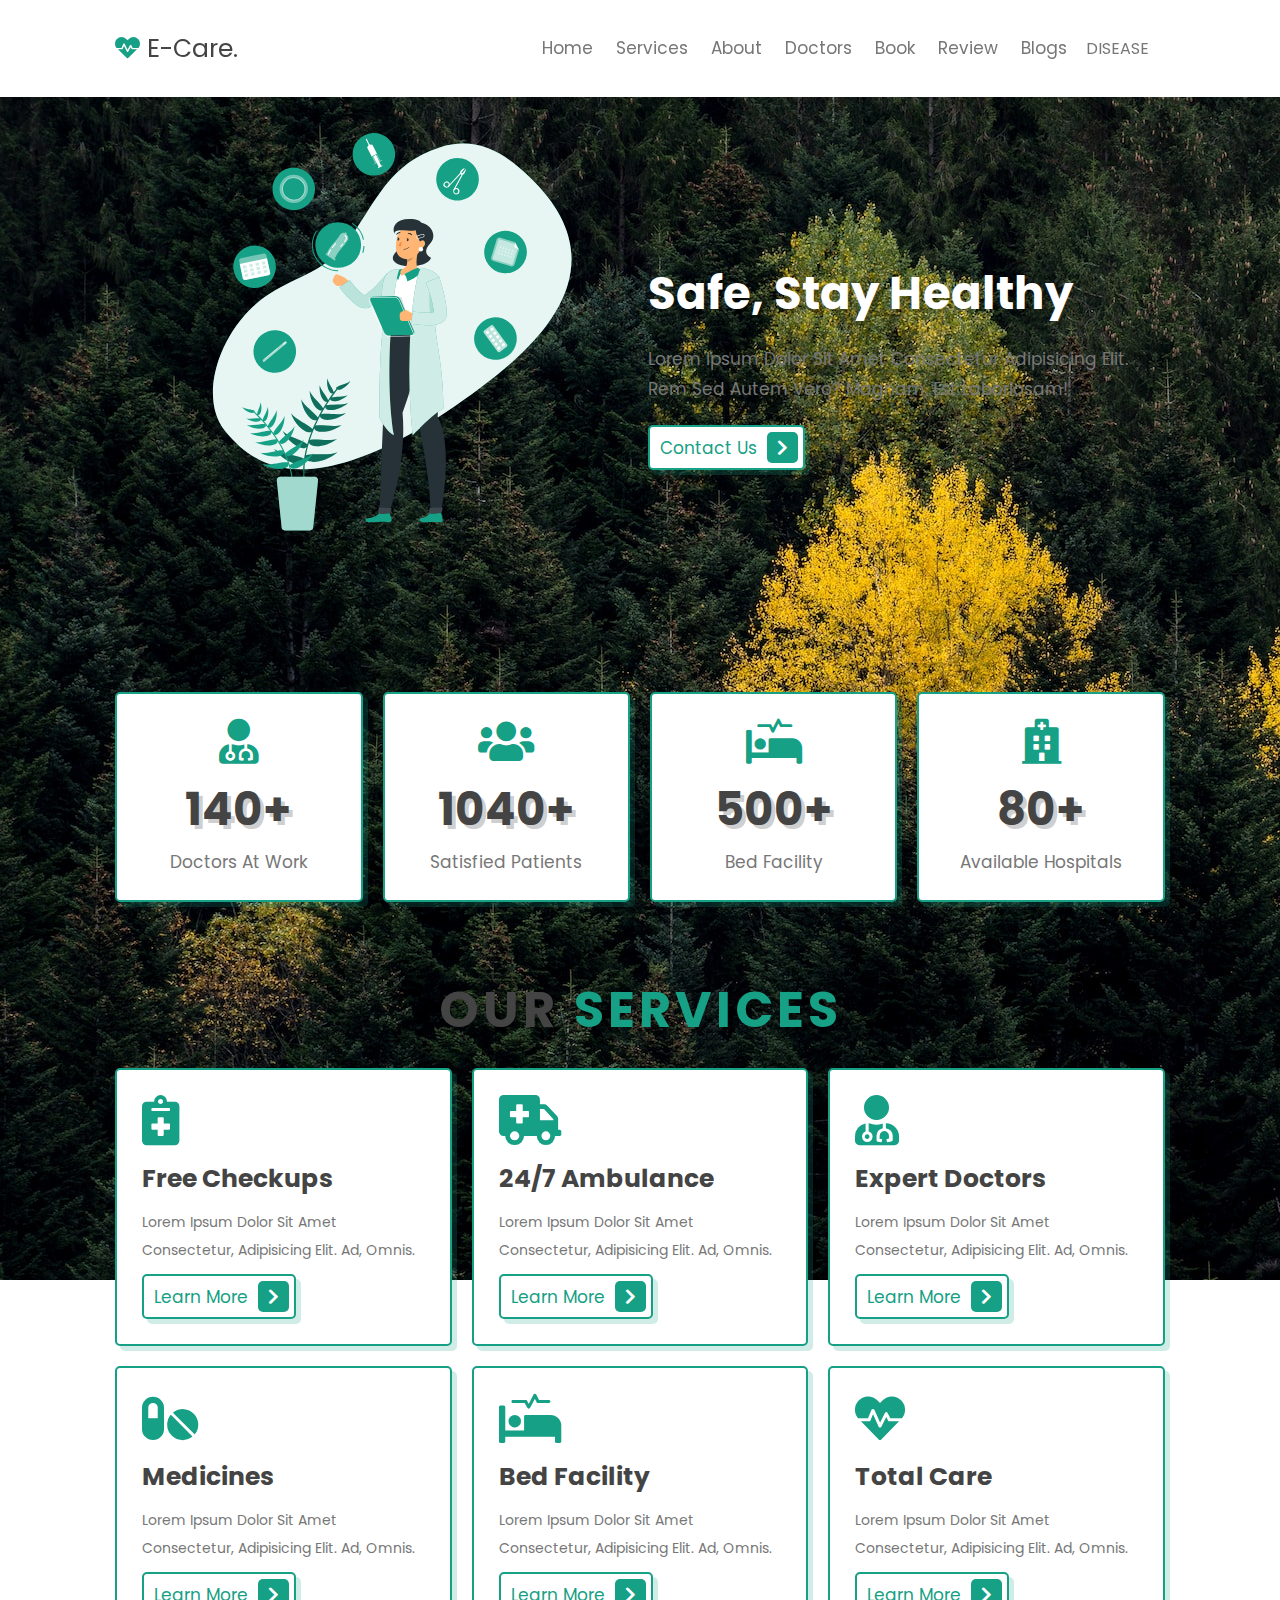
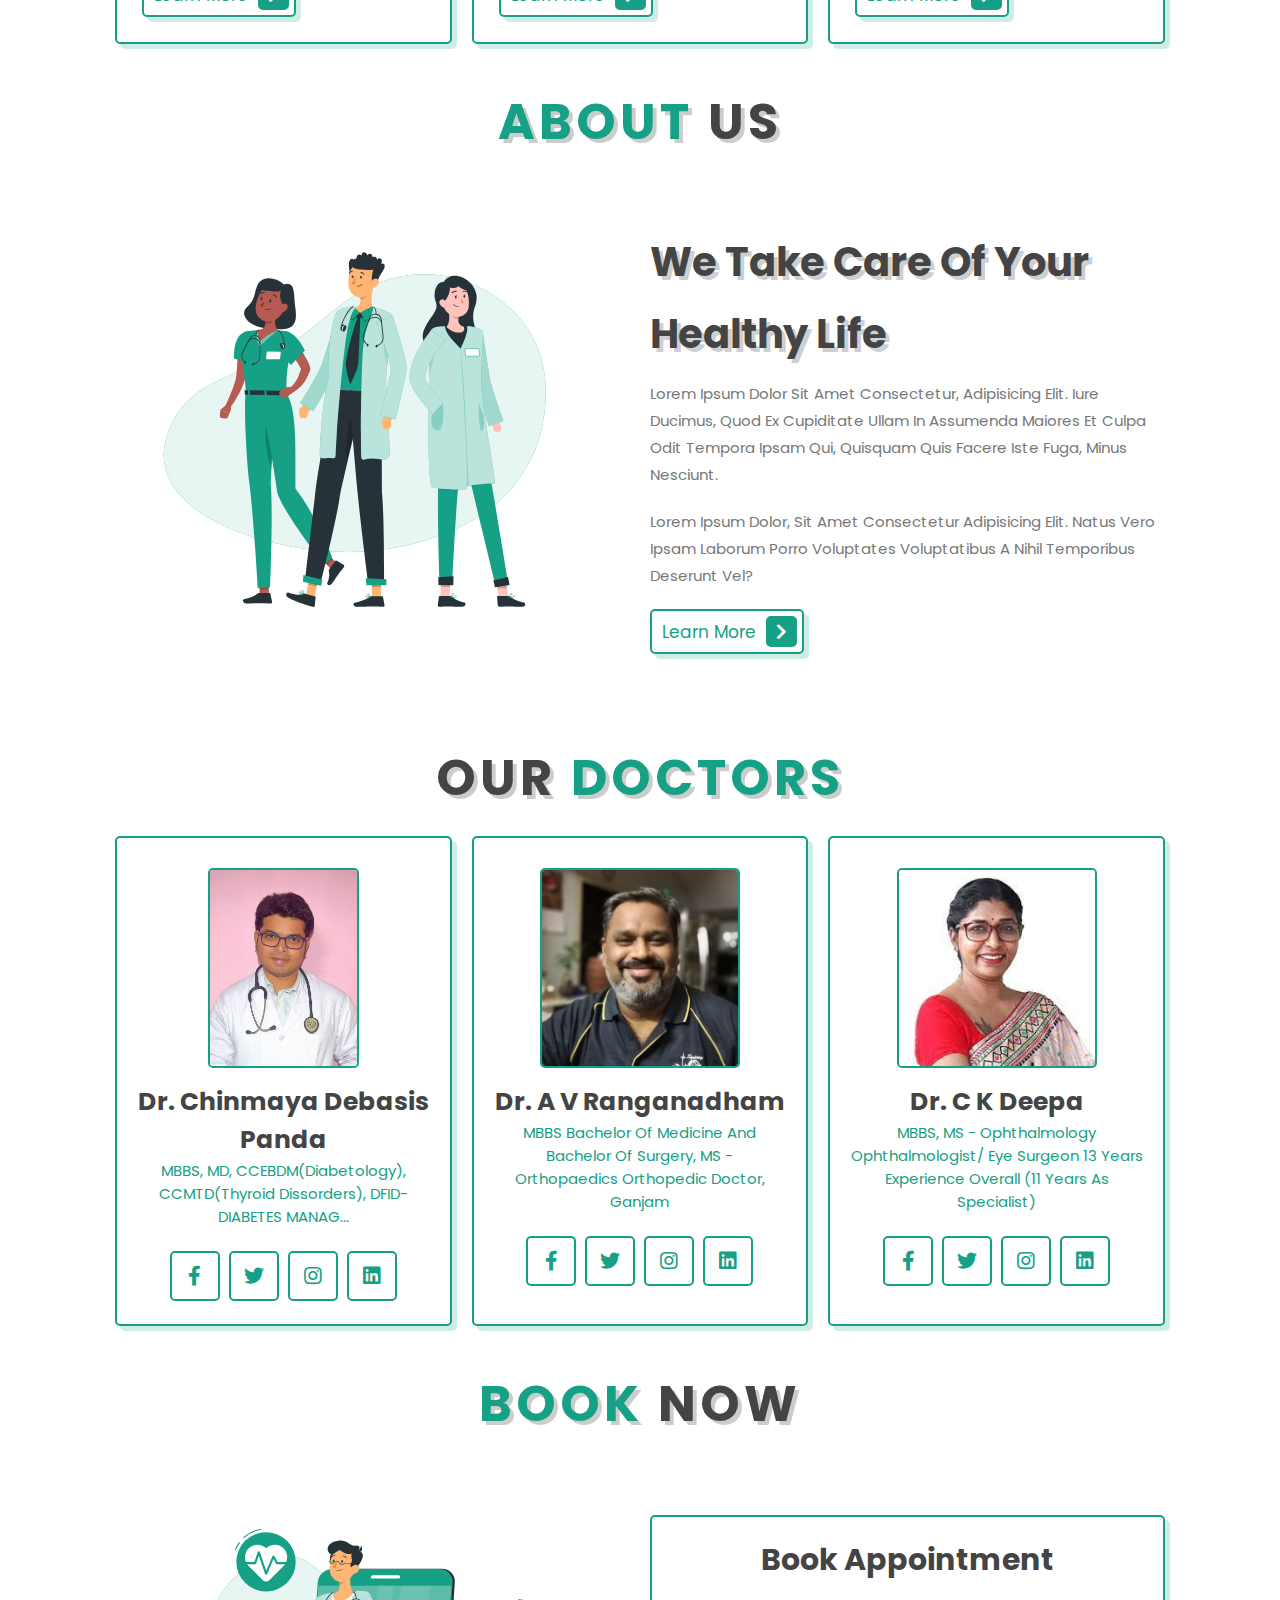
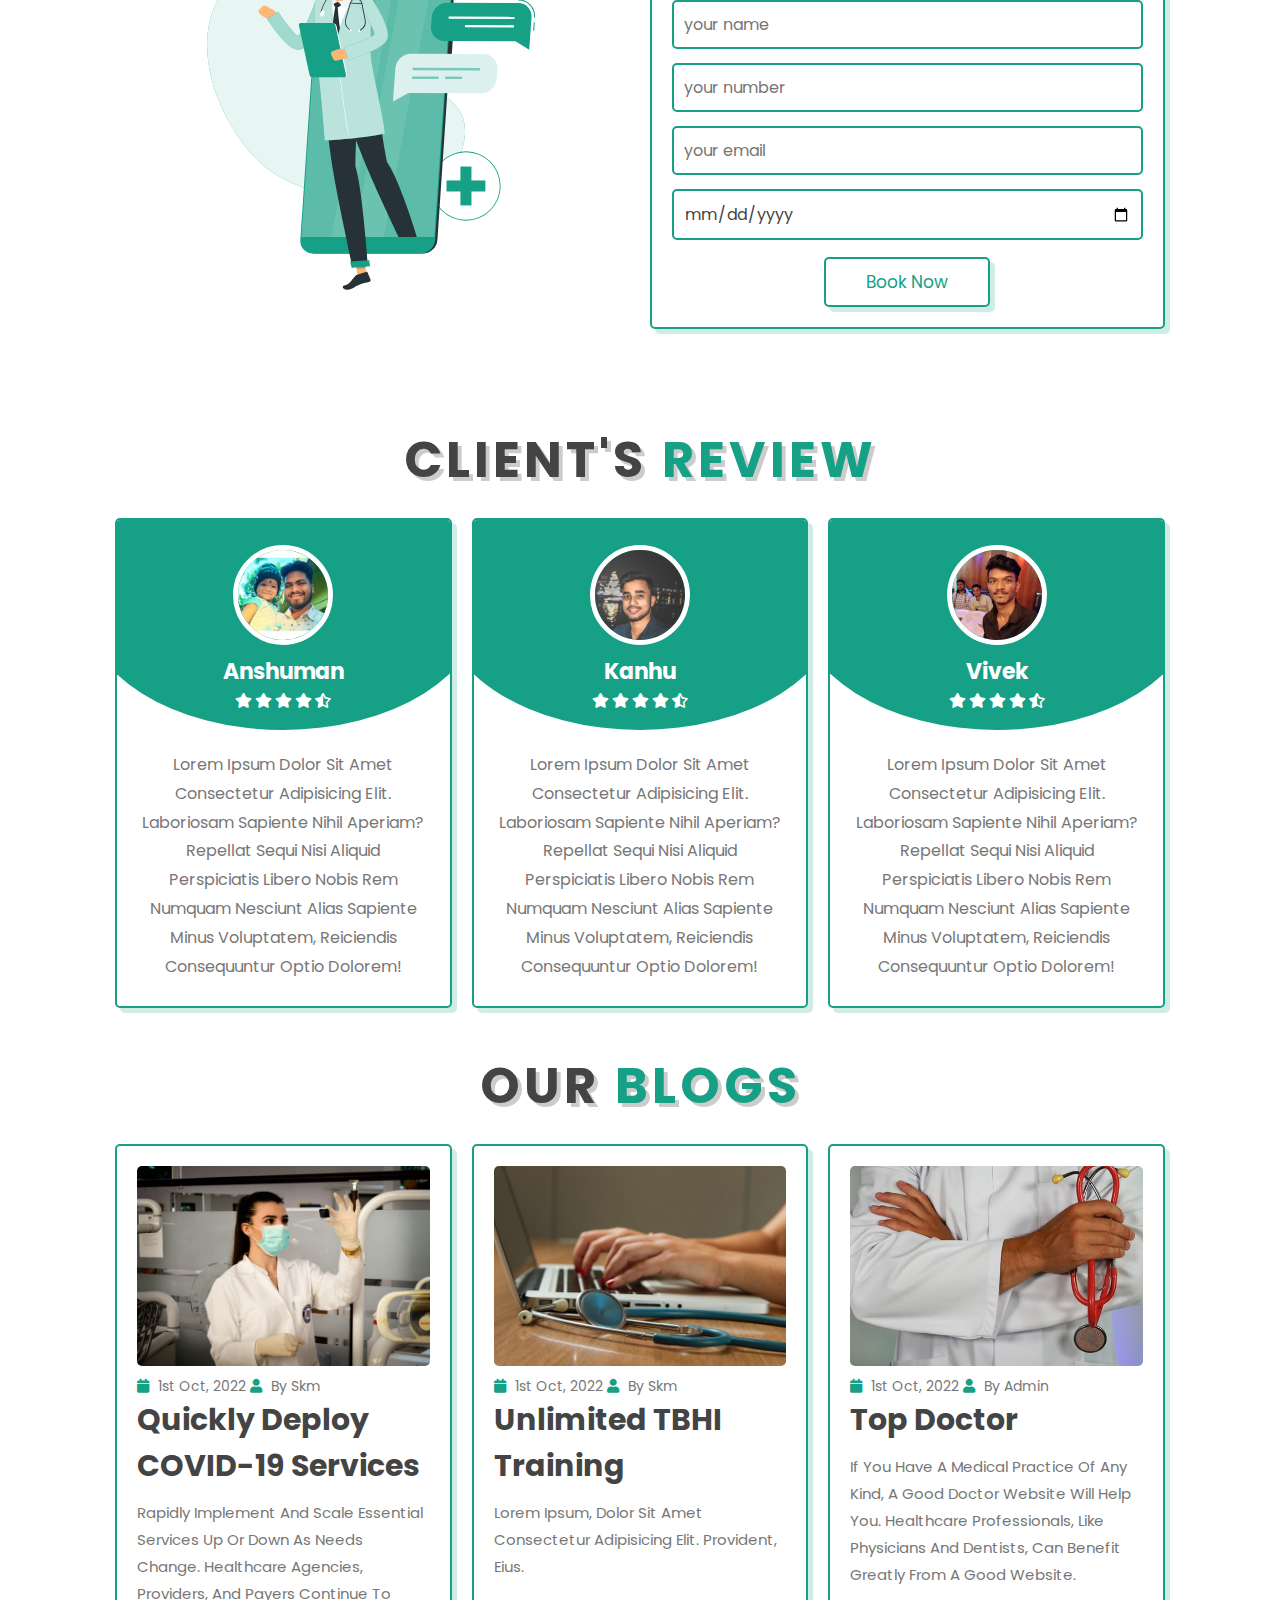
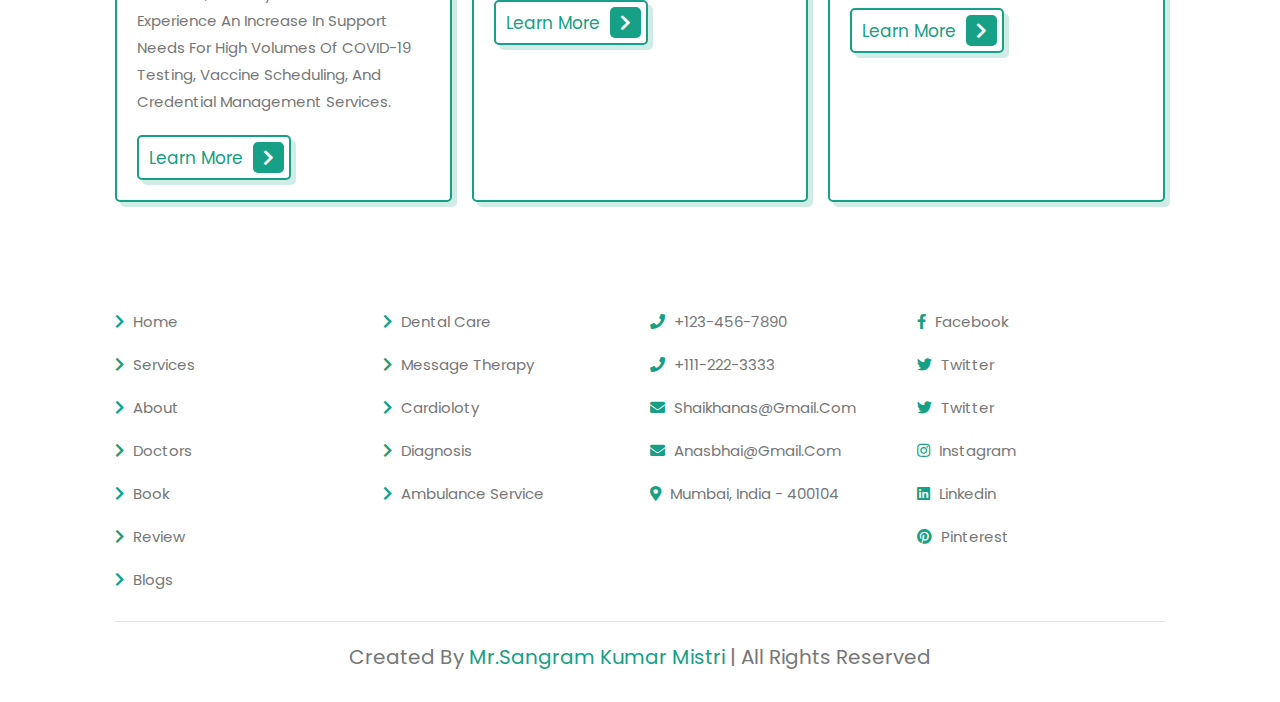
<file: index.html>
<!DOCTYPE html>
<html lang="en">
<head>
    <meta charset="UTF-8">
    <meta http-equiv="X-UA-Compatible" content="IE=edge">
    <meta name="viewport" content="width=device-width, initial-scale=1.0">
    <title>E-care</title>

    <!-- font awesome cdn link  -->
    <link rel="stylesheet" href="https://cdnjs.cloudflare.com/ajax/libs/font-awesome/5.15.4/css/all.min.css">

    <!-- custom css file link  -->
    <link rel="stylesheet" href="css/e-care.css">

</head>
<body background="image/bg1.jpg">
    
<!-- header section starts  -->

<header class="header">

    <a href="#" class="logo"> <i class="fas fa-heartbeat"></i> E-care. </a>

<nav class="navbar">    
    <a href="#home">home</a>
    <a href="#services">services</a>
    <a href="#about">about</a>
    <a href="#doctors">doctors</a>
    <a href="#book">book</a>
    <a href="#review">review</a>
    <a href="#blogs">blogs</a>
    <div class="dropdown">
        <button class="dropbtn" style="color: var(--light-color);">DISEASE</button>
        <div class="dropdown-content" style="right:0">
            <a href="fever.html">fever</a>
            <a href="cold.html">cold</a>
            <a href="hed.html">headach</a>
        </div>
    </div>
</nav>

    <div id="menu-btn" class="fas fa-bars"></div>

</header>

<!-- header section ends -->

<!-- home section starts  -->

<section class="home" id="home">

    <div class="image">
        <img src="image/home-img.svg" alt="">
    </div>

    <div class="content">
        <h3> safe, stay healthy</h3>
        <p>Lorem ipsum dolor sit amet consectetur adipisicing elit. Rem sed autem vero? Magnam, est laboriosam!</p>
        <a href="#" class="btn"> contact us <span class="fas fa-chevron-right"></span> </a>
    </div>

</section>

<!-- home section ends -->

<!-- icons section starts  -->

<section class="icons-container">

    <div class="icons">
        <i class="fas fa-user-md"></i>
        <h3>140+</h3>
        <p>doctors at work</p>
    </div>

    <div class="icons">
        <i class="fas fa-users"></i>
        <h3>1040+</h3>
        <p>satisfied patients</p>
    </div>

    <div class="icons">
        <i class="fas fa-procedures"></i>
        <h3>500+</h3>
        <p>bed facility</p>
    </div>

    <div class="icons">
        <i class="fas fa-hospital"></i>
        <h3>80+</h3>
        <p>available hospitals</p>
    </div>

</section>

<!-- icons section ends -->

<!-- services section starts  -->

<section class="services" id="services">

    <h1 class="heading">our <span>services</span> </h1>

    <div class="box-container">

        <div class="box">
            <i class="fas fa-notes-medical"></i>
            <h3>free checkups</h3>
            <p>Lorem ipsum dolor sit amet consectetur, adipisicing elit. Ad, omnis.</p>
            <a href="https://www.healthians.com/health-checkup/swasth-bharat-package/google?utm_source=google&utm_medium=cpc&utm_campaign=199-full-body-checkup&gclid=CjwKCAjwh4ObBhAzEiwAHzZYU06NaQdiTHjMX1o_PprLSa99l-NJYwQPDmLFa_FnURcXZRFpSuAOIBoCYdkQAvD_BwE" class="btn"> learn more <span class="fas fa-chevron-right"></span> </a>
        </div>

        <div class="box">
            <i class="fas fa-ambulance"></i>
            <h3>24/7 ambulance</h3>
            <p>Lorem ipsum dolor sit amet consectetur, adipisicing elit. Ad, omnis.</p>
            <a href="https://www.stanplus.com/?utm_city=bangalore&utm_source=google&utm_medium=cpl&utm_campaign=SP-stanplus-bangalore-search-road-ambulance-website-conversion&utm_adset=ambulance-booking-exact&utm_ad=search-ad-12oct2022&keyword=book-ambulance-in&utm_campaignid=18176880931&utm_adgroupid=141645135558&utm_extentionid=&utm_adposition=&utm_locinterest=9302750&utm_clicklocation=20453&utm_network=g&utm_device=c&utm_devicemodel=&utm_creative=619395200318&utm_keyword=book%20ambulance%20in&utm_placement=&utm_matchtype=e&utm_targetid=kwd-1395365230957&utm_target=&utm_term=book%20ambulance%20in&utm_source=adwords&utm_medium=ppc&utm_campaign=SP-stanplus-search-road-ambulance-website-conversion&hsa_net=adwords&hsa_ad=619395200318&hsa_acc=8345454823&hsa_src=g&hsa_cam=18176880931&hsa_ver=3&hsa_kw=book%20ambulance%20in&hsa_tgt=kwd-1395365230957&hsa_grp=141645135558&hsa_mt=e&gclid=CjwKCAjwh4ObBhAzEiwAHzZYUxieWAjPz8bIaBcyoQurn1Gq_SESggiK_tZPaXNHHW57_votTrV8DhoC3b4QAvD_BwE" class="btn"> learn more <span class="fas fa-chevron-right"></span> </a>
        </div>

        <div class="box">
            <i class="fas fa-user-md"></i>
            <h3>expert doctors</h3>
            <p>Lorem ipsum dolor sit amet consectetur, adipisicing elit. Ad, omnis.</p>
            <a href="https://www.lybrate.com/ganjam/doctors/berhampur-ganjam" class="btn"> learn more <span class="fas fa-chevron-right"></span> </a>
        </div>

        <div class="box">
            <i class="fas fa-pills"></i>
            <h3>medicines</h3>
            <p>Lorem ipsum dolor sit amet consectetur, adipisicing elit. Ad, omnis.</p>
            <a href="https://pharmeasy.in/?isSEM=true&utm_source=google&utm_medium=cpc&utm_campaign=GSB_New_CX_FP&utm_adgroup=Core&gclid=CjwKCAjwh4ObBhAzEiwAHzZYU3Dv8kPv6ubjw3hP0DyFV4GrveKuAck_1X1cluCBp-UKkiBj_AXbmBoCxjAQAvD_BwE" class="btn"> learn more <span class="fas fa-chevron-right"></span> </a>
        </div>

        <div class="box">
            <i class="fas fa-procedures"></i>
            <h3>bed facility</h3>
            <p>Lorem ipsum dolor sit amet consectetur, adipisicing elit. Ad, omnis.</p>
            <a href="#" class="btn"> learn more <span class="fas fa-chevron-right"></span> </a>
        </div>

        <div class="box">
            <i class="fas fa-heartbeat"></i>
            <h3>total care</h3>
            <p>Lorem ipsum dolor sit amet consectetur, adipisicing elit. Ad, omnis.</p>
            <a href="#" class="btn"> learn more <span class="fas fa-chevron-right"></span> </a>
        </div>

    </div>

</section>

<!-- services section ends -->

<!-- about section starts  -->

<section class="about" id="about">

    <h1 class="heading"> <span>about</span> us </h1>

    <div class="row">

        <div class="image">
            <img src="image/about-img.svg" alt="">
        </div>

        <div class="content">
            <h3>we take care of your healthy life</h3>
            <p>Lorem ipsum dolor sit amet consectetur, adipisicing elit. Iure ducimus, quod ex cupiditate ullam in assumenda maiores et culpa odit tempora ipsam qui, quisquam quis facere iste fuga, minus nesciunt.</p>
            <p>Lorem ipsum dolor, sit amet consectetur adipisicing elit. Natus vero ipsam laborum porro voluptates voluptatibus a nihil temporibus deserunt vel?</p>
            <a href="#" class="btn"> learn more <span class="fas fa-chevron-right"></span> </a>
        </div>

    </div>

</section>

<!-- about section ends -->

<!-- doctors section starts  -->

<section class="doctors" id="doctors">

    <h1 class="heading"> our <span>doctors</span> </h1>

    <div class="box-container">

        <div class="box">
            <img src="image/dr1.jpeg" alt="">
            <h3>Dr. Chinmaya Debasis Panda</h3>
            <span>MBBS, MD, CCEBDM(diabetology), CCMTD(thyroid dissorders), DFID-DIABETES MANAG...</span>
            <div class="share">
                <a href="#" class="fab fa-facebook-f"></a>
                <a href="#" class="fab fa-twitter"></a>
                <a href="#" class="fab fa-instagram"></a>
                <a href="#" class="fab fa-linkedin"></a>
            </div>
        </div>

        <div class="box">
            <img src="image/dr2.jpeg" alt="">
            <h3>Dr. A V Ranganadham</h3>
            <span>MBBS Bachelor of Medicine and Bachelor of Surgery, MS - Orthopaedics
                Orthopedic Doctor, Ganjam</span>
            <div class="share">
                <a href="#" class="fab fa-facebook-f"></a>
                <a href="#" class="fab fa-twitter"></a>
                <a href="#" class="fab fa-instagram"></a>
                <a href="#" class="fab fa-linkedin"></a>
            </div>
        </div>

        <div class="box">
            <img src="image/dr3.jpeg" alt="">
            <h3>Dr. C K Deepa</h3>
            <span>MBBS, MS - Ophthalmology
                Ophthalmologist/ Eye Surgeon
                13 Years Experience Overall  (11 years as specialist)</span>
            <div class="share">
                <a href="#" class="fab fa-facebook-f"></a>
                <a href="#" class="fab fa-twitter"></a>
                <a href="#" class="fab fa-instagram"></a>
                <a href="#" class="fab fa-linkedin"></a>
            </div>
        </div>
    </div>

</section>

<!-- doctors section ends -->

<!-- booking section starts   -->

<section class="book" id="book">

    <h1 class="heading"> <span>book</span> now </h1>    

    <div class="row">

        <div class="image">
            <img src="image/book-img.svg" alt="">
        </div>

        <form action="">
            <h3>book appointment</h3>
            <input type="text" placeholder="your name" class="box">
            <input type="number" placeholder="your number" class="box">
            <input type="email" placeholder="your email" class="box">
            <input type="date" class="box">
            <input type="submit" value="book now" class="btn">
        </form>

    </div>

</section>

<!-- booking section ends -->

<!-- review section starts  -->

<section class="review" id="review">
    
    <h1 class="heading"> client's <span>review</span> </h1>

    <div class="box-container">

        <div class="box">
            <img src="image/p1.jpg" alt="">
            <h3>Anshuman</h3>
            <div class="stars">
                <i class="fas fa-star"></i>
                <i class="fas fa-star"></i>
                <i class="fas fa-star"></i>
                <i class="fas fa-star"></i>
                <i class="fas fa-star-half-alt"></i>
            </div>
            <p class="text">Lorem ipsum dolor sit amet consectetur adipisicing elit. Laboriosam sapiente nihil aperiam? Repellat sequi nisi aliquid perspiciatis libero nobis rem numquam nesciunt alias sapiente minus voluptatem, reiciendis consequuntur optio dolorem!</p>
        </div>

        <div class="box">
            <img src="image/p2.jpg" alt="">
            <h3>Kanhu</h3>
            <div class="stars">
                <i class="fas fa-star"></i>
                <i class="fas fa-star"></i>
                <i class="fas fa-star"></i>
                <i class="fas fa-star"></i>
                <i class="fas fa-star-half-alt"></i>
            </div>
            <p class="text">Lorem ipsum dolor sit amet consectetur adipisicing elit. Laboriosam sapiente nihil aperiam? Repellat sequi nisi aliquid perspiciatis libero nobis rem numquam nesciunt alias sapiente minus voluptatem, reiciendis consequuntur optio dolorem!</p>
        </div>

        <div class="box">
            <img src="image/p3.jpg" alt="">
            <h3>Vivek</h3>
            <div class="stars">
                <i class="fas fa-star"></i>
                <i class="fas fa-star"></i>
                <i class="fas fa-star"></i>
                <i class="fas fa-star"></i>
                <i class="fas fa-star-half-alt"></i>
            </div>
            <p class="text">Lorem ipsum dolor sit amet consectetur adipisicing elit. Laboriosam sapiente nihil aperiam? Repellat sequi nisi aliquid perspiciatis libero nobis rem numquam nesciunt alias sapiente minus voluptatem, reiciendis consequuntur optio dolorem!</p>
        </div>

    </div>

</section>

<!-- review section ends -->

<!-- blogs section starts  -->

<section class="blogs" id="blogs">

    <h1 class="heading"> our <span>blogs</span> </h1>

    <div class="box-container">

        <div class="box">
            <div class="image">
                <img src="image/blog-1.jpg" alt="">
            </div>
            <div class="content">
                <div class="icon">
                    <a href="#"> <i class="fas fa-calendar"></i> 1st oct, 2022 </a>
                    <a href="#"> <i class="fas fa-user"></i> by skm </a>
                </div>
                <h3> Quickly deploy COVID-19 services </h3>
                <p>Rapidly implement and scale essential services up or down as needs change. Healthcare agencies, providers, and payers continue to experience an increase in support needs for high volumes of COVID-19 testing, vaccine scheduling, and credential management services.</p>
                <a href="#" class="btn"> learn more <span class="fas fa-chevron-right"></span> </a>
            </div>
        </div>

        <div class="box">
            <div class="image">
                <img src="image/blog-2.jpg" alt="">
            </div>
            <div class="content">
                <div class="icon">
                    <a href="#"> <i class="fas fa-calendar"></i> 1st oct, 2022 </a>
                    <a href="#"> <i class="fas fa-user"></i> by skm</a>
                </div>
                <h3>Unlimited TBHI Training</h3>
                <p>Lorem ipsum, dolor sit amet consectetur adipisicing elit. Provident, eius.</p>
                <a href="#" class="btn"> learn more <span class="fas fa-chevron-right"></span> </a>
            </div>
        </div>

        <div class="box">
            <div class="image">
                <img src="image/blog-3.jpg" alt="">
            </div>
            <div class="content">
                <div class="icon">
                    <a href="#"> <i class="fas fa-calendar"></i> 1st oct, 2022 </a>
                    <a href="#"> <i class="fas fa-user"></i> by admin </a>
                </div>
                <h3>Top Doctor</h3>
                <p>If you have a medical practice of any kind, a good doctor website will help you. Healthcare professionals, like physicians and dentists, can benefit greatly from a good website.</p>
                <a href="#" class="btn"> learn more <span class="fas fa-chevron-right"></span> </a>
            </div>
        </div>

    </div>

</section>

<!-- blogs section ends -->

<!-- footer section starts  -->

<section class="footer">

    <div class="box-container">

        <div class="box">
            <h3>quick links</h3>
            <a href="#"> <i class="fas fa-chevron-right"></i> home </a>
            <a href="#"> <i class="fas fa-chevron-right"></i> services </a>
            <a href="#"> <i class="fas fa-chevron-right"></i> about </a>
            <a href="#"> <i class="fas fa-chevron-right"></i> doctors </a>
            <a href="#"> <i class="fas fa-chevron-right"></i> book </a>
            <a href="#"> <i class="fas fa-chevron-right"></i> review </a>
            <a href="#"> <i class="fas fa-chevron-right"></i> blogs </a>
        </div>

        <div class="box">
            <h3>our services</h3>
            <a href="#"> <i class="fas fa-chevron-right"></i> dental care </a>
            <a href="#"> <i class="fas fa-chevron-right"></i> message therapy </a>
            <a href="#"> <i class="fas fa-chevron-right"></i> cardioloty </a>
            <a href="#"> <i class="fas fa-chevron-right"></i> diagnosis </a>
            <a href="#"> <i class="fas fa-chevron-right"></i> ambulance service </a>
        </div>

        <div class="box">
            <h3>contact info</h3>
            <a href="#"> <i class="fas fa-phone"></i> +123-456-7890 </a>
            <a href="#"> <i class="fas fa-phone"></i> +111-222-3333 </a>
            <a href="#"> <i class="fas fa-envelope"></i> shaikhanas@gmail.com </a>
            <a href="#"> <i class="fas fa-envelope"></i> anasbhai@gmail.com </a>
            <a href="#"> <i class="fas fa-map-marker-alt"></i> mumbai, india - 400104 </a>
        </div>

        <div class="box">
            <h3>follow us</h3>
            <a href="#"> <i class="fab fa-facebook-f"></i> facebook </a>
            <a href="#"> <i class="fab fa-twitter"></i> twitter </a>
            <a href="#"> <i class="fab fa-twitter"></i> twitter </a>
            <a href="#"> <i class="fab fa-instagram"></i> instagram </a>
            <a href="#"> <i class="fab fa-linkedin"></i> linkedin </a>
            <a href="#"> <i class="fab fa-pinterest"></i> pinterest </a>
        </div>

    </div>

    <div class="credit"> created by <span>mr.Sangram Kumar Mistri</span> | all rights reserved </div>

</section>

<!-- footer section ends -->
<!-- custom js file link  -->
<script src="js/script.js"></script>

</body>
</html>
</file>
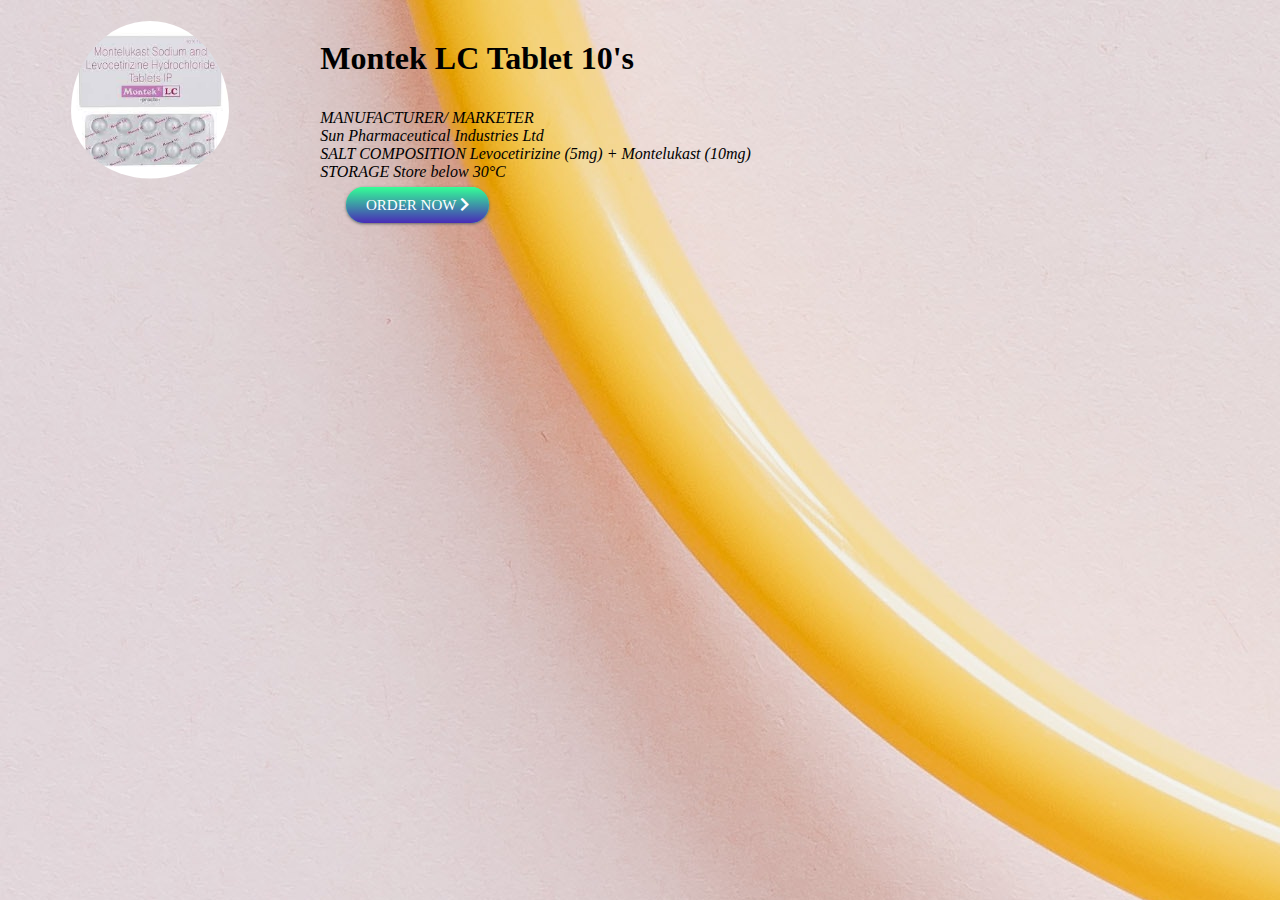
<file: cold.html>
<html lang="en">
<head>
    <meta charset="UTF-8">
    <meta http-equiv="X-UA-Compatible" content="IE=edge">
    <meta name="viewport" content="width=device-width, initial-scale=1.0">
    <title>cold</title>

    <!-- font awesome cdn link  -->
    <link rel="stylesheet" href="https://cdnjs.cloudflare.com/ajax/libs/font-awesome/5.15.4/css/all.min.css">

    <!-- custom css file link  -->
    <link rel="stylesheet" href="css/cold.css">
  

</head>
<body background = "image/htl.jpg">
    <section class="home" id="home">

    <div class="image">
        <img src="image/mon.jpeg" alt="">
    </div>

    <div class="content">
        <h3><b>Montek LC Tablet 10's</b></h3>
        <p><i> MANUFACTURER/ MARKETER<br>
            Sun Pharmaceutical Industries Ltd<br>
            SALT COMPOSITION
            Levocetirizine (5mg) + Montelukast (10mg)<br>
            STORAGE
            Store below 30°C</i> </p>
        <div class="bott">
            <a href="#"  class="btn"> ORDER NOW <span class="fas fa-chevron-right"></span> </a>
        </div>  
    </div>

</section>
    
</body>
</file>
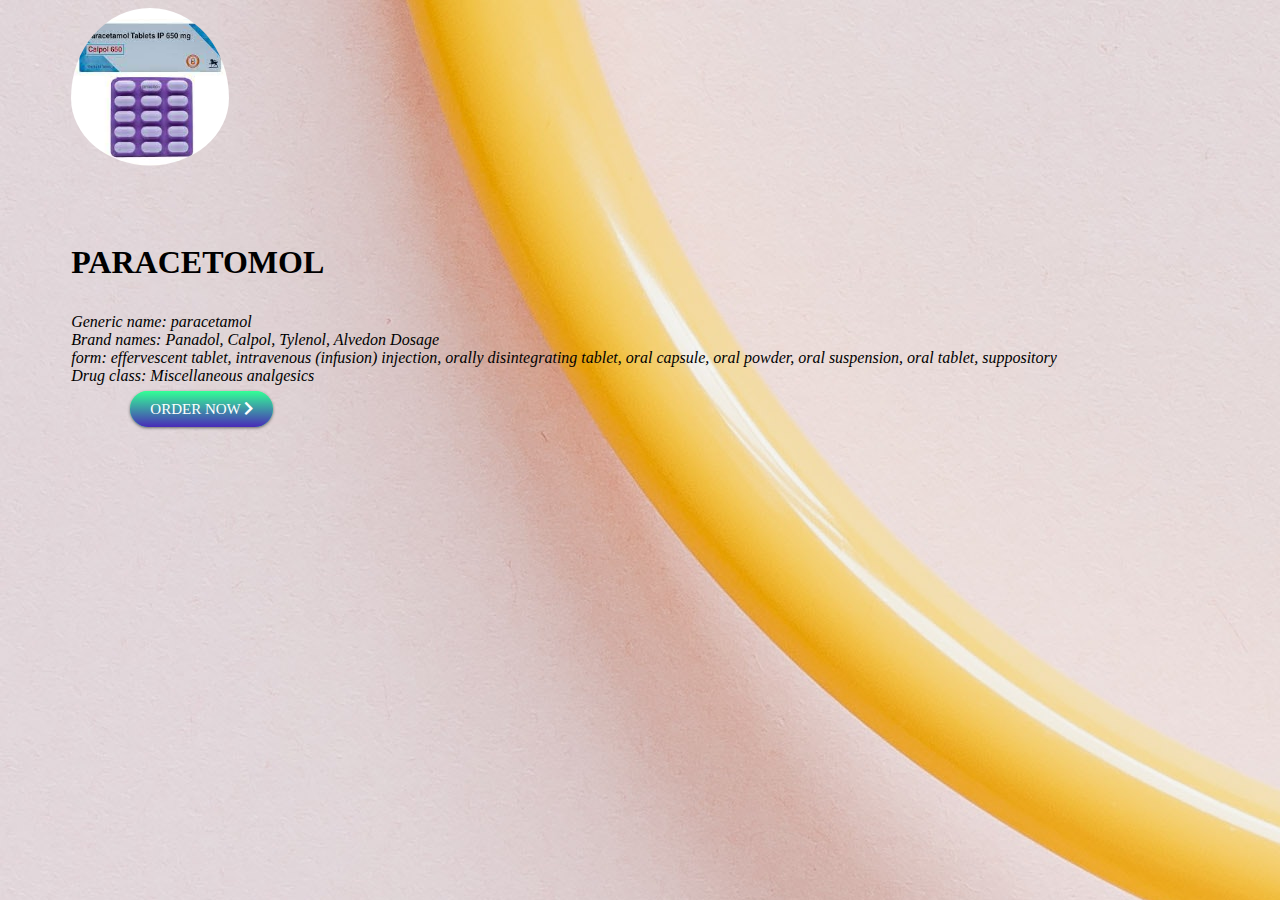
<file: fever.html>
<html lang="en">
<head>
    <meta charset="UTF-8">
    <meta http-equiv="X-UA-Compatible" content="IE=edge">
    <meta name="viewport" content="width=device-width, initial-scale=1.0">
    <title>fever</title>

    <!-- font awesome cdn link  -->
    <link rel="stylesheet" href="https://cdnjs.cloudflare.com/ajax/libs/font-awesome/5.15.4/css/all.min.css">

    <!-- custom css file link  -->
    <link rel="stylesheet" href="css/fever.css">
  

</head>
<body background = "image/htl.jpg">
    <section class="home" id="home">
        <div class="image">
        <img src="image/para.jpeg" alt="">
       </div>
    <div class="content">
        <h3><b>PARACETOMOL</b></h3>
        <p><i> Generic name: paracetamol <br>Brand names: Panadol, Calpol, Tylenol, Alvedon Dosage<br> form: effervescent tablet, intravenous (infusion) injection, orally disintegrating tablet, oral capsule, oral powder, oral suspension, oral tablet, suppository <br>Drug class: Miscellaneous analgesics</i> </p>
        <div class="bott">
            <a href="#"  class="btn"> ORDER NOW <span class="fas fa-chevron-right"></span> </a>
        </div>  
    </div>
</body>
</file>
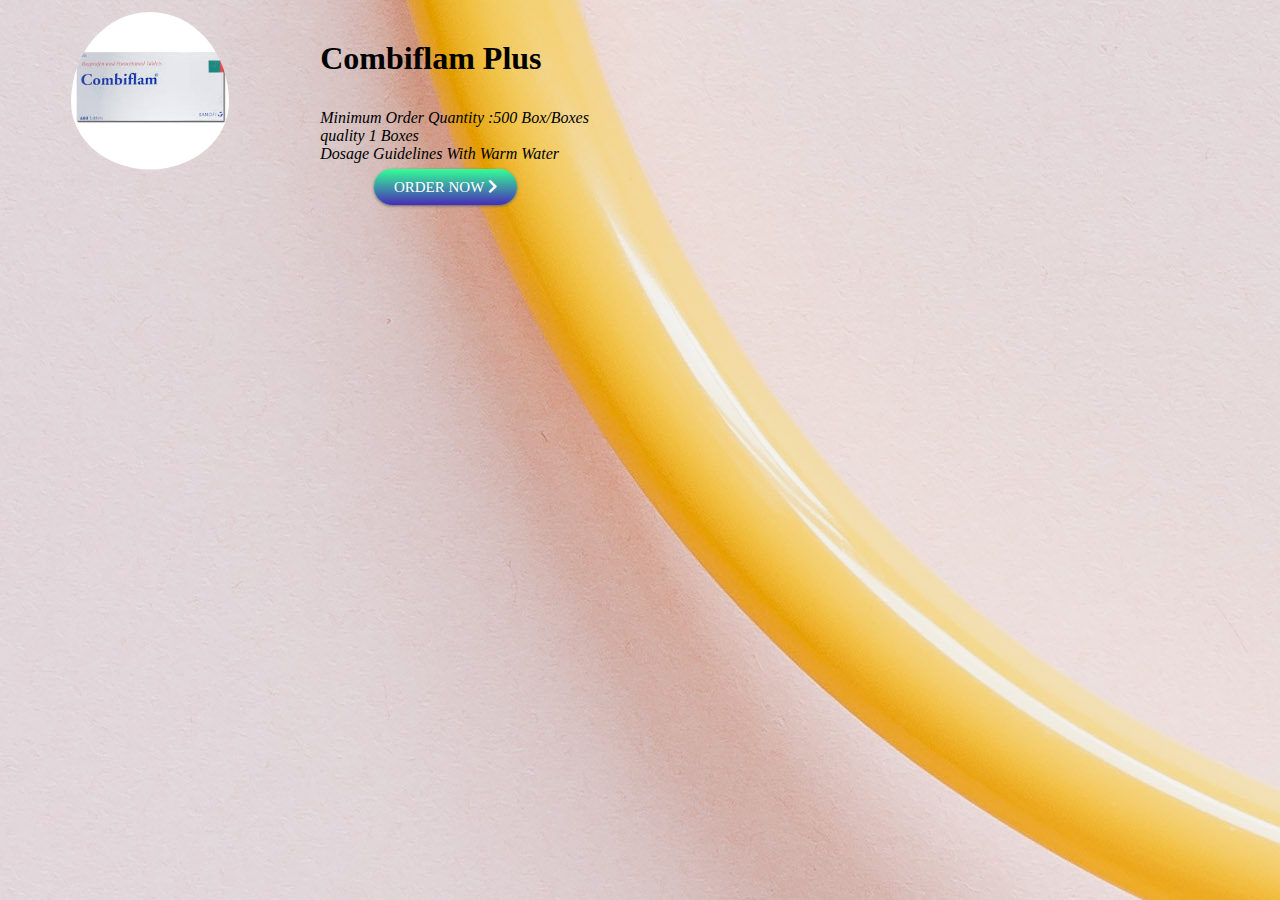
<file: hed.html>
<html lang="en">
<head>
    <meta charset="UTF-8">
    <meta http-equiv="X-UA-Compatible" content="IE=edge">
    <meta name="viewport" content="width=device-width, initial-scale=1.0">
    <title>fever</title>

    <!-- font awesome cdn link  -->
    <link rel="stylesheet" href="https://cdnjs.cloudflare.com/ajax/libs/font-awesome/5.15.4/css/all.min.css">

    <!-- custom css file link  -->
    <link rel="stylesheet" href="css/fever.css">
  

</head>
<body background = "image/htl.jpg">
 <section class="home" id="home">

    <div class="image">
        <img src="image/com.jpeg" alt="">
    </div>

    <div class="content">
        <h3><b>Combiflam Plus</b></h3>
        <p><i> Minimum Order Quantity :500 Box/Boxes<br>
                quality
                1 Boxes<br>
                Dosage Guidelines
                With Warm Water</i> </p>
        <div class="bot">
            <a href="#"  class="btn"> ORDER NOW <span class="fas fa-chevron-right"></span> </a>
        </div>  
    </div>

</section>   
</body>
</file>
<file: css/e-care.css>
@import url('https://fonts.googleapis.com/css2?family=Poppins:wght@100;200;300;400;500;600;700&display=swap');

:root{
    --green:#16a085;
    --black:#444;
    --light-color:#777;
    --box-shadow:.5rem .5rem 0 rgba(22, 160, 133, .2);
    --text-shadow:.4rem .4rem 0 rgba(0, 0, 0, .2);
    --border:.2rem solid var(--green);
}
body{
  
     background-repeat: no-repeat;
     background-attachment: fixed;
}
.dropbtn {
  background-color: white;
  color: white;
  padding: 16px;
  font-size: 16px;
  border: none;
  cursor: pointer;
}

.dropdown {
  position: relative;
  display: inline-block;
}

.dropdown-content {
  display: none;
  position: absolute;
  right: 0;
  background-color: #f9f9f9;
  min-width: 160px;
  box-shadow: 0px 8px 16px 0px rgba(0,0,0,0.2);
  z-index: 1;
}

.dropdown-content a {
  color: black;
  padding: 12px 16px;
  text-decoration: none;
  display: block;
}

.dropdown-content a:hover {background-color: #f1f1f1;}

.dropdown:hover .dropdown-content {
  display: block;
}

.dropdown:hover .dropbtn {
  background-color: lightgrey;
}

*{
    font-family: 'Poppins', sans-serif;
    margin:0; padding: 0;
    box-sizing: border-box;
    outline: none; border: none;
    text-transform: capitalize;
    transition: all .2s ease-out;
    text-decoration: none;
}

html{
    font-size: 62.5%;
    overflow-x: hidden;
    scroll-padding-top: 7rem;
    scroll-behavior: smooth;
}

section{
    padding:2rem 9%;
}


.heading{
    text-align: center;
    padding-bottom: 2rem;
    text-shadow: var(--text-shadow);
    text-transform: uppercase;
    color:var(--black);
    font-size: 5rem;
    letter-spacing: .4rem;
}

.heading span{
    text-transform: uppercase;
    color: var(--green);
}

.btn{
    display: inline-block;
    margin-top: 1rem;
    padding: .5rem;
    padding-left: 1rem;
    border:var(--border);
    border-radius: .5rem;
    box-shadow: var(--box-shadow);
    color:var(--green);
    cursor: pointer;
    font-size: 1.7rem;
    background: #fff;
}

.btn span{
    padding:.7rem 1rem;
    border-radius: .5rem;
    background: var(--green);
    color:#fff;
    margin-left: .5rem;
}

.btn:hover{
    background: var(--green);
    color:#fff;
}

.btn:hover span{
    color: var(--green);
    background:#fff;
    margin-left: 1rem;
}

.header{
    padding:2rem 9%;
    position: fixed;
    top:0; left: 0; right: 0;
    z-index: 1000;
    box-shadow: 0 .5rem 1.5rem rgba(0, 0, 0, .1);
    display: flex;
    align-items: center;
    justify-content: space-between;
    background: #fff;
}

.header .logo{
    font-size: 2.5rem;
    color: var(--black);
}

.header .logo i{
    color: var(--green);
}

.header .navbar a{
    font-size: 1.7rem;
    color: var(--light-color);
    margin-left: 2rem;
}

.header .navbar a:hover{
    color: var(--green);
}

#menu-btn{
    font-size: 2.5rem;
    border-radius: .5rem;
    background: #eee;
    color:var(--green);
    padding: 1rem 1.5rem;
    cursor: pointer;
    display: none;
}

.home{
    display: flex;
    align-items: center;
     flex-wrap: wrap;
    gap:1.5rem;
    padding-top: 10rem;
}

.home .image{
    flex:1 1 45rem;
}

.home .image img{
    width: 100%;
}

.home .content{
    flex:1 1 45rem;
}

.home .content h3{
    font-size: 4.5rem;
    color:white;
    line-height: 1.8;
    text-shadow: var(--text-shadow);
}

.home .content p{
    font-size: 1.7rem;
    color:var(--light-color);
    line-height: 1.8;
    padding: 1rem 0;
}

.icons-container{
    display: grid;
    gap:2rem;
    grid-template-columns: repeat(auto-fit, minmax(20rem, 1fr));
    padding-top: 5rem;
    padding-bottom: 5rem;
}

.icons-container .icons{
    border:var(--border);
    box-shadow: var(--box-shadow);
    border-radius: .5rem;
    text-align: center;
    padding: 2.5rem;
    background-color: white;
}

.icons-container .icons i{
    font-size: 4.5rem;
    color:var(--green);
    padding-bottom: .7rem;
}

.icons-container .icons h3{
    font-size: 4.5rem;
    color:var(--black);
    padding: .5rem 0;
    text-shadow: var(--text-shadow);
}

.icons-container .icons p{
    font-size: 1.7rem;
    color:var(--light-color);
}

#services{
    /*background-color: white;*/
}

.services .box-container{
    display: grid;
    grid-template-columns: repeat(auto-fit, minmax(27rem, 1fr));
    gap:2rem;
}

.services .box-container .box{
    
    border-radius: .5rem;
    box-shadow: var(--box-shadow);
    border:var(--border);
    padding: 2.5rem;
    background-color: white;
}

.services .box-container .box i{
    color: var(--green);
    font-size: 5rem;
    padding-bottom: .5rem;
}

.services .box-container .box h3{
    color: var(--black);
    font-size: 2.5rem;
    padding:1rem 0;
}

.services .box-container .box p{
    color: var(--light-color);
    font-size: 1.4rem;
    line-height: 2;
}

.about .row{
     background-color: white;
    display: flex;
    align-items: center;
    flex-wrap: wrap;
    gap:2rem;
}

.about .row .image{
    flex:1 1 45rem;
}

.about .row .image img{
    width: 100%;
}

.about .row .content{
    flex:1 1 45rem;
}

.about .row .content h3{
    color: var(--black);
    text-shadow: var(--text-shadow);
    font-size: 4rem;
    line-height: 1.8;
}

.about .row .content p{
    color: var(--light-color);
    padding:1rem 0;
    font-size: 1.5rem;
    line-height: 1.8;
}

.doctors .box-container{
    display: grid;
    grid-template-columns: repeat(auto-fit, minmax(30rem, 1fr));
    gap:2rem;
}

.doctors .box-container .box{
    text-align: center;
    background:#fff;
    border-radius: .5rem;
    border:var(--border);
    box-shadow: var(--box-shadow);
    padding:2rem;
}

.doctors .box-container .box img{
    height: 20rem;
    border:var(--border);
    border-radius: .5rem;
    margin-top: 1rem;
    margin-bottom: 1rem;
}

.doctors .box-container .box h3{
    color:var(--black);
    font-size: 2.5rem;
}

.doctors .box-container .box span{
    color:var(--green);
    font-size: 1.5rem;
}

.doctors .box-container .box .share{
    padding-top: 2rem;
}

.doctors .box-container .box .share a{
    height: 5rem;
    width: 5rem;
    line-height: 4.5rem;
    font-size: 2rem;
    color:var(--green);
    border-radius: .5rem;
    border:var(--border);
    margin:.3rem;
}

.doctors .box-container .box .share a:hover{
    background:var(--green);
    color:#fff;
    box-shadow: var(--box-shadow);
}

.book .row{
    display: flex;
    align-items: center;
    flex-wrap: wrap;
    gap:2rem;
}
 
.book .row .image{
    flex:1 1 45rem;
}

.book .row .image img{
    width: 100%;
}

.book .row form{
    flex:1 1 45rem;
    background: #fff;
    border:var(--border);
    box-shadow: var(--box-shadow);
    text-align: center;
    padding: 2rem;
    border-radius: .5rem;
}

.book .row form h3{
    color:var(--black);
    padding-bottom: 1rem;
    font-size: 3rem;
}

.book .row form .box{
    width: 100%;
    margin:.7rem 0;
    border-radius: .5rem;
    border:var(--border);
    font-size: 1.6rem;
    color: var(--black);
    text-transform: none;
    padding: 1rem;
}

.book .row form .btn{
    padding:1rem 4rem;
}

.review .box-container{
    display: grid;
    grid-template-columns: repeat(auto-fit, minmax(27rem, 1fr));
    gap:2rem;
}

.review .box-container .box{
    border:var(--border);
    box-shadow: var(--box-shadow);
    border-radius: .5rem;
    padding:2.5rem;
    background: #fff;
    text-align: center;
    position: relative;
    overflow: hidden;
    z-index: 0;
}

.review .box-container .box img{
    height: 10rem;
    width: 10rem;
    border-radius: 50%;
    object-fit: cover;
    border:.5rem solid #fff;
}

.review .box-container .box h3{
    color:#fff;
    font-size: 2.2rem;
    padding:.5rem 0;
}
    
.review .box-container .box .stars i{
    color:#fff;
    font-size: 1.5rem;
}

.review .box-container .box .text{
    color:var(--light-color);
    line-height: 1.8;
    font-size: 1.6rem;
    padding-top: 4rem;
}

.review .box-container .box::before{
    content: '';
    position: absolute;
    top:-4rem; left: 50%;
    transform:translateX(-50%);
    background:var(--green);
    border-bottom-left-radius: 50%;
    border-bottom-right-radius: 50%;
    height: 25rem;
    width: 120%;
    z-index: -1;
}


.blogs .box-container{
    display: grid;
    grid-template-columns: repeat(auto-fit, minmax(30rem, 1fr));
    gap:2rem;

}

.blogs .box-container .box{
    border:var(--border);
    box-shadow: var(--box-shadow);
    border-radius: .5rem;
    padding: 2rem;
      background-color: white;


}

.blogs .box-container .box .image{
    height: 20rem;
    overflow:hidden;
    border-radius: .5rem;
}

.blogs .box-container .box .image img{
    height: 100%;
    width: 100%;
    object-fit: cover;
}

.blogs .box-container .box:hover .image img{
    transform:scale(1.2);
}

.blogs .box-container .box .content{
    padding-top: 1rem;
}blog

.blogs .box-container .box .content .icon{
    padding: 1rem 0;
    display: flex;
    align-items: center;
    justify-content: space-between;
}

.blogs .box-container .box .content .icon a{
    font-size: 1.4rem;
    color: var(--light-color);
}

.blogs .box-container .box .content .icon a:hover{
    color:var(--green);
}

.blogs .box-container .box .content .icon a i{
    padding-right: .5rem;
    color: var(--green);
}

.blogs .box-container .box .content h3{
    color:var(--black);
    font-size: 3rem;
}

.blogs .box-container .box .content p{
    color:var(--light-color);
    font-size: 1.5rem;
    line-height: 1.8;
    padding:1rem 0;
}

.footer .box-container{
    display: grid;
    grid-template-columns: repeat(auto-fit, minmax(22rem, 1fr));
    gap:2rem;
}

.footer .box-container .box h3{
    font-size: 2.5rem;
    color:white;
    padding: 1rem 0;
}

.footer .box-container .box a{
    display: block;
    font-size: 1.5rem;
    color:var(--light-color);
    padding: 1rem 0;
}

.footer .box-container .box a i{
    padding-right: .5rem;
    color:var(--green);
}

.footer .box-container .box a:hover i{
    padding-right:2rem;
}

.footer .credit{
    padding: 1rem;
    padding-top: 2rem;
    margin-top: 2rem;
    text-align: center;
    font-size: 2rem;
    color:var(--light-color);
    border-top: .1rem solid rgba(0, 0, 0, .1);
}

.footer .credit span{
    color:var(--green);
}
/* media queries  */
@media (max-width:991px){

    html{
        font-size: 55%;
    }

    .header{
        padding: 2rem;
    }

    section{
        padding:2rem;
    }

}

@media (max-width:768px){

    #menu-btn{
        display: initial;
    }

    .header .navbar{
        position: absolute;
        top:115%; right: 2rem;
        border-radius: .5rem;
        box-shadow: var(--box-shadow);
        width: 30rem;
        border: var(--border);
        background: #fff;
        transform: scale(0);
        opacity: 0;
        transform-origin: top right;
        transition: none;
    }

    .header .navbar.active{
        transform: scale(1);
        opacity: 1;
        transition: .2s ease-out;
    }
    .header .navbar a{
        font-size: 2rem;
        display: block;
        margin:2.5rem;
    }

}

@media (max-width:450px){

    html{
        font-size: 50%;
    }

}
</file>
<file: css/cold.css>
.home{
    display: flex;
    align-items: center;
    flex-wrap: wrap;
    gap:1.5rem;
    padding:0% 5%;
   
}
.home .content h3{
    font-size: 2rem;
    color:var(--black);
    line-height: ;
    text-shadow: var(--text-shadow);
   

}
.home .image img{
    width: 70%;
    border-radius: 50%;
    padding-bottom: 10%;

}

.home .content p{
    font-size: 1rem;
    color:var(--light-color);
    line-height: ;
     

}
.bot{
   
    padding: 0 20%;
}
.bott{
    padding: 0 6%;
}

.btn {
  background: #33ff96;
  background-image: -webkit-linear-gradient(top, #33ff96, #492bb8);
  background-image: -moz-linear-gradient(top, #33ff96, #492bb8);
  background-image: -ms-linear-gradient(top, #33ff96, #492bb8);
  background-image: -o-linear-gradient(top, #33ff96, #492bb8);
  background-image: linear-gradient(to bottom, #33ff96, #492bb8);
  -webkit-border-radius: 28;
  -moz-border-radius: 28;
  border-radius: 28px;
  -webkit-box-shadow: 0px 1px 3px #666666;
  -moz-box-shadow: 0px 1px 3px #666666;
  box-shadow: 0px 1px 3px #666666;
  font-family: Georgia;
  color: #ffffff;
  font-size: 15px;
  padding: 10px 20px 10px 20px;
  text-decoration: none;
}

.btn:hover {
  background: #723cfa;
  background-image: -webkit-linear-gradient(top, #723cfa, #9fd934);
  background-image: -moz-linear-gradient(top, #723cfa, #9fd934);
  background-image: -ms-linear-gradient(top, #723cfa, #9fd934);
  background-image: -o-linear-gradient(top, #723cfa, #9fd934);
  background-image: linear-gradient(to bottom, #723cfa, #9fd934);
  text-decoration: none;
}
</file>
<file: css/fever.css>
.home{
    display: flex;
    align-items: center;
    flex-wrap: wrap;
    gap:1.5rem;
    padding:0% 5%;
   
}
.home .content h3{
    font-size: 2rem;
    color:var(--black);
    line-height: ;
    text-shadow: var(--text-shadow);
   

}
.home .image img{
    width: 70%;
    border-radius: 50%;
    padding-bottom: 10%;

}

.home .content p{
    font-size: 1rem;
    color:var(--light-color);
    line-height: ;
     

}
.bot{
   
    padding: 0 20%;
}
.bott{
    padding: 0 6%;
}

.btn {
  background: #33ff96;
  background-image: -webkit-linear-gradient(top, #33ff96, #492bb8);
  background-image: -moz-linear-gradient(top, #33ff96, #492bb8);
  background-image: -ms-linear-gradient(top, #33ff96, #492bb8);
  background-image: -o-linear-gradient(top, #33ff96, #492bb8);
  background-image: linear-gradient(to bottom, #33ff96, #492bb8);
  -webkit-border-radius: 28;
  -moz-border-radius: 28;
  border-radius: 28px;
  -webkit-box-shadow: 0px 1px 3px #666666;
  -moz-box-shadow: 0px 1px 3px #666666;
  box-shadow: 0px 1px 3px #666666;
  font-family: Georgia;
  color: #ffffff;
  font-size: 15px;
  padding: 10px 20px 10px 20px;
  text-decoration: none;
}

.btn:hover {
  background: #723cfa;
  background-image: -webkit-linear-gradient(top, #723cfa, #9fd934);
  background-image: -moz-linear-gradient(top, #723cfa, #9fd934);
  background-image: -ms-linear-gradient(top, #723cfa, #9fd934);
  background-image: -o-linear-gradient(top, #723cfa, #9fd934);
  background-image: linear-gradient(to bottom, #723cfa, #9fd934);
  text-decoration: none;
}
</file>
